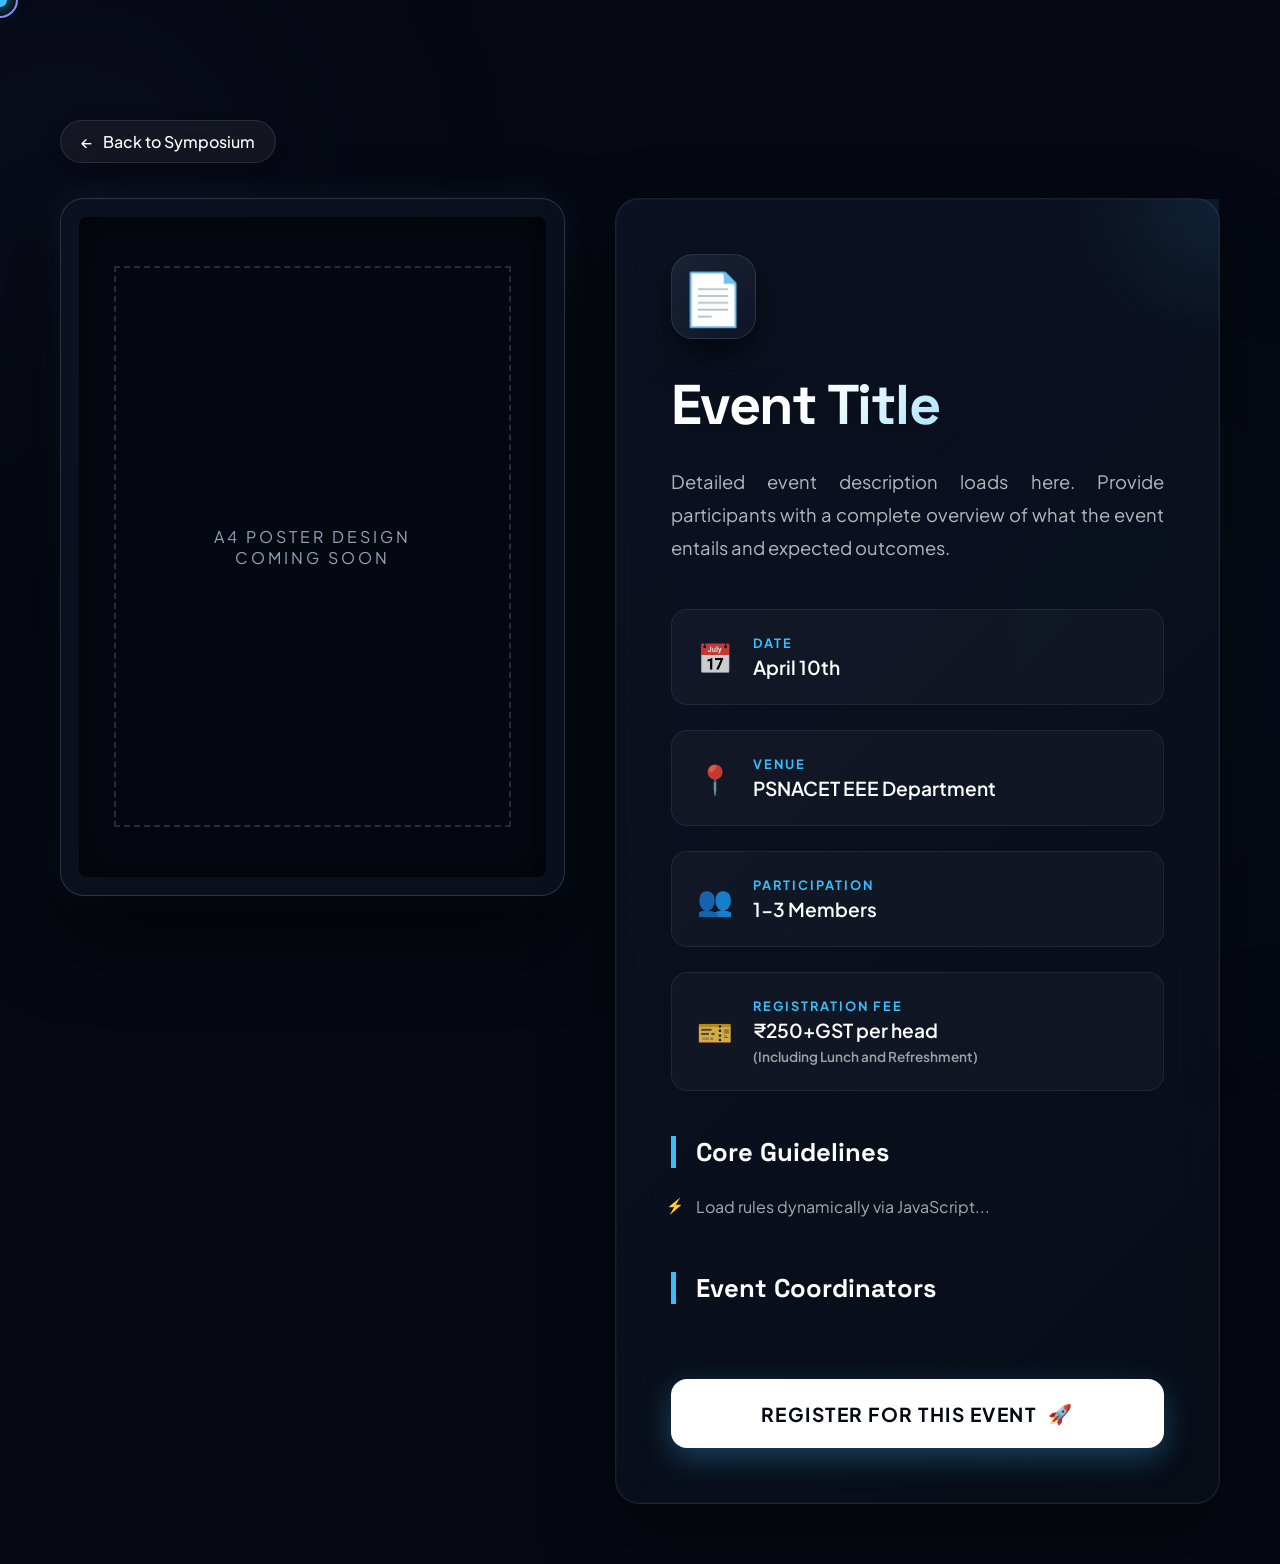
<file: event-details.html>
<!DOCTYPE html>
<html lang="en">

<head>
    <meta charset="UTF-8">
    <meta name="viewport" content="width=device-width, initial-scale=1.0">
    <title>Event Details - POWER GALE '26</title>
    <link rel="preconnect" href="https://fonts.googleapis.com">
    <link rel="preconnect" href="https://fonts.gstatic.com" crossorigin>
    <link
        href="https://fonts.googleapis.com/css2?family=Plus+Jakarta+Sans:wght@300;400;500;600;700&family=Space+Grotesk:wght@500;700&display=swap"
        rel="stylesheet">
    <link rel="stylesheet" href="style.css">
    <link rel="icon" type="image/png" href="image/psna_logo.png">
    <style>
        .detail-page {
            max-width: 1200px;
            margin: 0 auto;
            padding: 120px 20px 60px;
            position: relative;
        }

        .back-btn {
            display: inline-flex;
            align-items: center;
            gap: 10px;
            color: var(--text-pure);
            text-decoration: none;
            font-weight: 500;
            margin-bottom: 35px;
            transition: all 0.4s cubic-bezier(0.175, 0.885, 0.32, 1.275);
            padding: 10px 20px;
            background: rgba(255, 255, 255, 0.05);
            backdrop-filter: blur(10px);
            border: 1px solid rgba(255, 255, 255, 0.1);
            border-radius: 50px;
            box-shadow: 0 4px 15px rgba(0, 0, 0, 0.2);
        }

        .back-btn:hover {
            color: var(--primary);
            background: rgba(56, 189, 248, 0.1);
            border-color: rgba(56, 189, 248, 0.3);
            transform: translateX(-8px);
            box-shadow: 0 8px 25px rgba(56, 189, 248, 0.2);
        }

        .event-layout {
            display: grid;
            grid-template-columns: 1fr 1.2fr;
            gap: 50px;
            align-items: start;
        }

        .poster-section {
            position: sticky;
            top: 100px;
            perspective: 1000px;
        }

        .poster-container {
            background: rgba(15, 22, 41, 0.6);
            backdrop-filter: blur(15px);
            border: 1px solid rgba(255, 255, 255, 0.15);
            border-radius: var(--radius-lg);
            padding: 18px;
            box-shadow: 0 40px 80px rgba(0, 0, 0, 0.7), 0 0 30px rgba(56, 189, 248, 0.1);
            overflow: hidden;
            transition: all 0.5s cubic-bezier(0.175, 0.885, 0.32, 1.275);
            animation: posterFloat 6s ease-in-out infinite;
        }

        @keyframes posterFloat {

            0%,
            100% {
                transform: translateY(0) rotateX(0deg);
            }

            50% {
                transform: translateY(-15px) rotateX(2deg);
            }
        }

        .poster-container:hover {
            transform: translateY(-20px) scale(1.02);
            border-color: rgba(56, 189, 248, 0.4);
            box-shadow: 0 50px 100px rgba(0, 0, 0, 0.8), 0 0 50px rgba(56, 189, 248, 0.3);
            animation-play-state: paused;
        }

        .poster-img {
            width: 100%;
            aspect-ratio: 1 / 1.414;
            /* A4 Ratio */
            background: #050811;
            object-fit: cover;
            border-radius: var(--radius-sm);
            display: flex;
            align-items: center;
            justify-content: center;
            position: relative;
            box-shadow: inset 0 0 40px rgba(0, 0, 0, 0.5);
        }

        .poster-placeholder {
            color: var(--text-muted);
            font-size: 1rem;
            text-align: center;
            padding: 30px;
            border: 2px dashed rgba(255, 255, 255, 0.15);
            width: 85%;
            height: 85%;
            display: flex;
            align-items: center;
            justify-content: center;
            text-transform: uppercase;
            letter-spacing: 3px;
        }

        .event-box {
            background: linear-gradient(135deg, rgba(15, 22, 41, 0.7), rgba(8, 14, 25, 0.8));
            backdrop-filter: blur(25px);
            -webkit-backdrop-filter: blur(25px);
            border: 1px solid rgba(255, 255, 255, 0.08);
            border-radius: var(--radius-lg);
            padding: 55px;
            position: relative;
            z-index: 10;
            box-shadow: inset 0 0 0 1px rgba(255, 255, 255, 0.03), 0 30px 70px rgba(0, 0, 0, 0.5);
        }

        .event-box::after {
            content: '';
            position: absolute;
            top: 0;
            right: 0;
            width: 150px;
            height: 150px;
            background: radial-gradient(circle at top right, rgba(56, 189, 248, 0.1), transparent 70%);
            border-radius: 0 0 0 100%;
            pointer-events: none;
        }

        .icon-lg {
            font-size: 3.2rem;
            width: 85px;
            height: 85px;
            display: flex;
            align-items: center;
            justify-content: center;
            margin-bottom: 30px;
            background: linear-gradient(135deg, rgba(30, 41, 59, 0.8), rgba(15, 22, 41, 0.9));
            border-radius: 22px;
            border: 1px solid rgba(255, 255, 255, 0.1);
            box-shadow: 0 15px 35px rgba(0, 0, 0, 0.6);
            position: relative;
            animation: iconPulse 3s ease-in-out infinite;
        }

        @keyframes iconPulse {

            0%,
            100% {
                box-shadow: 0 15px 35px rgba(0, 0, 0, 0.6), 0 0 0 rgba(56, 189, 248, 0);
            }

            50% {
                box-shadow: 0 15px 35px rgba(0, 0, 0, 0.6), 0 0 25px rgba(56, 189, 248, 0.3);
            }
        }

        .title-lg {
            font-size: 3.5rem;
            color: var(--text-pure);
            margin-bottom: 25px;
            font-weight: 800;
            letter-spacing: -1.5px;
            background: linear-gradient(135deg, #ffffff 30%, var(--primary) 100%);
            -webkit-background-clip: text;
            background-clip: text;
            -webkit-text-fill-color: transparent;
            filter: drop-shadow(0 5px 15px rgba(0, 0, 0, 0.3));
        }

        .desc-text {
            color: rgba(255, 255, 255, 0.7);
            font-size: 1.15rem;
            line-height: 1.8;
            margin-bottom: 45px;
            font-weight: 400;
            text-align: justify;
        }

        .desc-text em,
        .desc-text i {
            color: var(--primary);
            font-style: normal;
            font-weight: 600;
        }

        .rules-ul li .sub-rule {
            display: block;
            font-size: 0.95rem;
            color: rgba(255, 255, 255, 0.5);
            margin-top: 5px;
            font-style: italic;
        }

        .info-grid {
            display: grid;
            grid-template-columns: 1fr;
            gap: 25px;
            margin-bottom: 45px;
        }

        .info-item {
            background: rgba(255, 255, 255, 0.03);
            padding: 25px;
            border-radius: var(--radius-md);
            border: 1px solid rgba(255, 255, 255, 0.07);
            display: flex;
            align-items: center;
            gap: 20px;
            transition: all 0.3s ease;
        }

        .info-item:hover {
            background: rgba(255, 255, 255, 0.05);
            border-color: rgba(56, 189, 248, 0.2);
            transform: translateX(5px);
        }

        .info-item-content {
            display: flex;
            flex-direction: column;
            gap: 4px;
        }

        .info-item h5 {
            color: var(--primary);
            font-size: 0.8rem;
            text-transform: uppercase;
            letter-spacing: 2px;
            font-weight: 700;
        }

        .info-item p {
            font-size: 1.2rem;
            color: var(--text-pure);
            font-weight: 600;
        }

        .info-icon {
            font-size: 1.8rem;
            opacity: 0.8;
        }

        .rules-title {
            font-size: 1.6rem;
            color: var(--text-pure);
            margin-bottom: 25px;
            border-left: 5px solid var(--primary);
            padding-left: 20px;
            font-weight: 700;
        }

        .rules-ul {
            color: rgba(255, 255, 255, 0.65);
            line-height: 1.8;
            margin-bottom: 50px;
            padding-left: 25px;
            list-style-type: none;
        }

        .rules-ul li {
            margin-bottom: 15px;
            position: relative;
        }

        .rules-ul li::before {
            content: '⚡';
            position: absolute;
            left: -30px;
            color: var(--primary);
            font-size: 0.9rem;
        }

        .btn-large {
            width: 100%;
            padding: 22px;
            font-size: 1.2rem;
            font-weight: 700;
            text-align: center;
            display: flex;
            align-items: center;
            justify-content: center;
            gap: 12px;
            text-transform: uppercase;
            letter-spacing: 1.5px;
            box-shadow: 0 10px 30px rgba(56, 189, 248, 0.3);
            border-radius: var(--radius-md);
            transition: all 0.4s ease;
        }

        .btn-large:hover {
            transform: translateY(-5px);
            box-shadow: 0 15px 40px rgba(56, 189, 248, 0.5);
        }

        @media screen and (max-width: 992px) {
            .event-layout {
                grid-template-columns: 1fr;
                gap: 30px;
            }

            .poster-section {
                position: relative;
                top: 0;
                max-width: 550px;
                margin: 0 auto;
            }
        }

        @media screen and (max-width: 768px) {
            .title-lg {
                font-size: 2.8rem;
            }

            .event-box {
                padding: 40px 30px;
            }

            .detail-page {
                padding: 100px 15px 40px;
            }
        }
    </style>
</head>

<body>
    <!-- Custom Cursor -->
    <div class="custom-cursor"></div>
    <div class="custom-cursor-follower"></div>

    <!-- Cinematic Video Background -->
    <div class="video-background">
        <div class="video-overlay"></div>
        <video autoplay loop muted playsinline id="bg-video">
            <source
                src="https://assets.mixkit.co/videos/preview/mixkit-abstract-technology-network-connection-background-20894-large.mp4"
                type="video/mp4">
        </video>
    </div>

    <div class="bg-glow bg-glow-left"></div>
    <div class="bg-glow bg-glow-right"></div>

    <div class="detail-page reveal">
        <a href="index.html" class="back-btn">
            <span>←</span> Back to Symposium
        </a>

        <div class="event-layout">
            <!-- Poster Section -->
            <div class="poster-section">
                <div class="poster-container">
                    <div class="poster-img" id="posterWrapper">
                        <!-- Poster will be loaded here -->
                        <div class="poster-placeholder" id="posterPlaceholder">
                            A4 Poster Design<br>Coming Soon
                        </div>
                    </div>
                </div>
            </div>

            <!-- Details Section -->
            <div class="details-section">
                <div class="event-box">
                    <div class="icon-lg" id="eventIcon">📄</div>
                    <h1 class="title-lg" id="eventTitle">Event Title</h1>

                    <p class="desc-text" id="eventDesc">
                        Detailed event description loads here. Provide participants with a complete overview of what the
                        event
                        entails and expected outcomes.
                    </p>

                    <div class="info-grid">
                        <div class="info-item">
                            <span class="info-icon">📅</span>
                            <div class="info-item-content">
                                <h5>Date</h5>
                                <p id="eventTime">April 10th</p>
                            </div>
                        </div>
                        <div class="info-item">
                            <span class="info-icon">📍</span>
                            <div class="info-item-content">
                                <h5>Venue</h5>
                                <p id="eventVenue">PSNACET EEE Department</p>
                            </div>
                        </div>
                        <div class="info-item">
                            <span class="info-icon">👥</span>
                            <div class="info-item-content">
                                <h5>Participation</h5>
                                <p id="eventTeam">1-3 Members</p>
                            </div>
                        </div>
                        <div class="info-item">
                            <span class="info-icon">🎫</span>
                            <div class="info-item-content">
                                <h5>Registration Fee</h5>
                                <p id="eventFee">₹250+GST per head</p>
                                <p style="font-size: 0.85rem; color: rgba(255,255,255,0.6); margin-top: 2px;">(Including
                                    Lunch and Refreshment)</p>
                            </div>
                        </div>
                    </div>

                    <h3 class="rules-title">Core Guidelines</h3>
                    <ul class="rules-ul" id="eventRules">
                        <li>Load rules dynamically via JavaScript...</li>
                    </ul>

                    <h3 class="rules-title" id="coordTitle" style="margin-top: 40px; border-left-color: #38bdf8;">Event
                        Coordinators</h3>
                    <div class="info-grid coordinator-list" id="eventCoordinators" style="margin-bottom: 50px;">
                        <!-- Coordinators load dynamically -->
                    </div>

                    <a href="https://docs.google.com/forms/d/1zFdjB9CGKin-gEDnjhkAXwW_4yagc1EGr1yDt80JGRA/viewform?edit_requested=true"
                        target="_blank" class="btn btn-primary btn-large">
                        Register for this Event <span>🚀</span>
                    </a>
                </div>
            </div>
        </div>
    </div>

    <script>
        const urlParams = new URLSearchParams(window.location.search);
        const eventId = urlParams.get('event');

        const eventsData = {
            'paper-x': { title: 'Paper X', icon: '📄', time: 'April 10th', team: '1-3 Members', desc: 'This competition requires teams of up to three participants. Teams must prepare a PowerPoint presentation, saved on a pendrive in both *.docx* and *.ppt* formats. The abstract and presentation must be emailed in advance. Each team has a strict time limit of *10 minutes* for their presentation.', rules: [`Topic : "Innovations in Engineering and Emerging Technologies"`,'Each team should consist of a maximum of three participants.', 'Kindly upload your PowerPoint presentation on drive(link will be circulated later), with soft copies in .docx and .ppt formats.', 'Each team has a maximum of 10 minutes for their presentation.'], poster: 'image/paperx.png', coordinators: [{ name: 'GIRIDHARAN B', phone: '+91 9342514563' }] },
            'mind-clash': { title: 'Mind Clash', icon: '🗣️', time: 'April 10th', team: 'Individual', desc: 'A Debate Challenge is a structured argument-based competition where participants discuss a topic from opposing viewpoints. The goal is to persuade judges or an audience through logic, evidence, and effective communication.', rules: ['Participants discuss a topic from their viewpoints.', 'Player discuss for (Affirmative/Pro) or Against (Negative/Con) a given topic.', 'Awards : Clarity of words, Structure, Presentation Style and logical thinking'], poster: 'image/mind clash.png', coordinators: [{ name: 'ARUN V G', phone: '+91 7871718973' }] },
            // 'graphi-xplosion': ...
            'bot-clash': { title: 'Bot Clash', icon: '🤖', time: 'April 10th', team: 'Max 3 Members', desc: `This competition requires participants to build custom cars (max 20x20 cm, 4 wheels) using microcontrollers like NodeMCU, ESP32, or Arduino. Cars must be battery-powered and controlled only via Bluetooth/WiFi mobile apps—no pre-built models, wired connections, or RF remotes allowed. The race is a single round on a track with obstacles, turns, and barriers. Going off-track, losing control for 30+ seconds, or using prohibited controls leads to penalties or disqualification. Judges' decisions are final.`, rules: [' Maximum 3 members per team', ' Eligibility : only custom-built cars using nodemcu, esp32, arduino, or similar. No pre-built models.', ' Size & power : max 20x20 cm, four wheels, battery-powered only.', ' Race format : single round; fastest time wins. Track has obstacles and turns.', ' Control : only bluetooth or wi-fi mobile app control allowed.', ' Track rules : going off-track or losing control for 30 seconds may lead to penalties or disqualification. Manual intervention leads to disqualification.', ' Judges decision is final.'], poster: 'image/bot clash.png', coordinators: [{ name: 'SHARAN M', phone: '+91 7598424088' }] },
            'byte-battle': { title: 'Byte Battle', icon: '🧑‍💻', time: 'April 10th', team: '1-2 Members', desc: 'Participants identify and resolve “bugs” (errors) in logical puzzles, riddles, or pseudocode. The focus is on problem-solving and logical thinking rather than technical coding.', rules: ['Each team/participant will be given a set of challenges with intentional “bugs.” Points will be awarded based on the number of correct solutions.', 'Basic logical puzzles with small bugs.', 'Example: “If a = 5 and B = 10, then A + B = 14. Identify the bug."', '“Identify errors in a pseudocode.”'], poster: 'image/byte battle.png', coordinators: [{ name: ' MANIMARAN G', phone: '+91 9790683861' }] },
            'dice-rise': { title: 'Dice & Rise', icon: '🎲', time: 'April 10th', team: '1-2 Members', desc: 'This is a team-based technical quiz competition where each team can have 1 or 2 participants. Teams advance on the game board by rolling a dice for each correct answer. Instead of traditional snake and ladder mechanics, mystery boxes add an element of surprise. The first three teams to reach the final position will be rewarded.', rules: ['A team-based technical quiz (1-2 participants per team).', 'Correct answers let teams roll a dice to advance.', 'Mystery boxes replace traditional snake & ladder mechanics.', 'Top 3 teams to finish win rewards.'], poster: 'image/dice and rise.png', coordinators: [{ name: 'LOGESH B', phone: '+91 9585488892' }] },
        };

        if (eventId && eventsData[eventId]) {
            const data = eventsData[eventId];
            document.getElementById('eventTitle').innerText = data.title;
            document.getElementById('eventIcon').innerText = data.icon;
            document.getElementById('eventDesc').innerText = data.desc;

            if (data.time) document.getElementById('eventTime').innerText = data.time;
            if (data.team) document.getElementById('eventTeam').innerText = data.team;

            const rulesEl = document.getElementById('eventRules');
            rulesEl.innerHTML = '';
            data.rules.forEach(r => {
                const li = document.createElement('li');
                // Replace *text* with <em>text</em> for better alignment/styling
                let formattedRule = r.replace(/\*(.*?)\*/g, '<em>$1</em>');

                // If the rule looks like an example or sub-info, style it differently
                if (r.startsWith('Example:') || r.startsWith('Awards :') || r.startsWith('Eligibility :')) {
                    li.innerHTML = `<span class="sub-rule">${formattedRule}</span>`;
                } else {
                    li.innerHTML = formattedRule;
                }
                rulesEl.appendChild(li);
            });

            // Update description with same formatting
            document.getElementById('eventDesc').innerHTML = data.desc.replace(/\*(.*?)\*/g, '<em>$1</em>');

            // Handle Poster if available
            if (data.poster) {
                const posterWrapper = document.getElementById('posterWrapper');
                posterWrapper.innerHTML = `<img src="${data.poster}" alt="${data.title} Poster" style="width:100%; height:100%; object-fit:cover;">`;
            }

            // Handle Coordinators
            const coordsEl = document.getElementById('eventCoordinators');
            const coordTitle = document.getElementById('coordTitle');
            if (data.coordinators && data.coordinators.length > 0) {
                coordsEl.innerHTML = '';
                data.coordinators.forEach(coord => {
                    coordsEl.innerHTML += `
                        <div class="info-item">
                            <span class="info-icon">📞</span>
                            <div class="info-item-content">
                                <h5>${coord.name}</h5>
                                <p style="font-size: 1rem;"><a href="tel:${coord.phone.replace(/\s+/g, '')}" style="color: inherit; text-decoration: none;">${coord.phone}</a></p>
                            </div>
                        </div>
                    `;
                });
            } else {
                coordsEl.style.display = 'none';
                coordTitle.style.display = 'none';
            }
        }
    </script>
    <script src="script.js"></script>
</body>

</html>
</file>
<file: style.css>
:root {
    --bg-base: #060913;
    --bg-surface: #0f1629;
    --bg-surface-hover: #162039;
    
    --primary: #38bdf8;
    --primary-glow: rgba(56, 189, 248, 0.4);
    --secondary: #818cf8;
    
    --text-pure: #ffffff;
    --text-main: #f1f5f9;
    --text-muted: #94a3b8;
    
    --border: rgba(255, 255, 255, 0.08);
    --border-glow: rgba(56, 189, 248, 0.2);
    
    --radius-sm: 8px;
    --radius-md: 16px;
    --radius-lg: 24px;
    --radius-full: 9999px;
    
    --transition-fast: 0.2s cubic-bezier(0.4, 0, 0.2, 1);
    --transition-smooth: 0.5s cubic-bezier(0.16, 1, 0.3, 1);
}

* {
    margin: 0;
    padding: 0;
    box-sizing: border-box;
}

html {
    scroll-behavior: smooth;
    font-family: 'Plus Jakarta Sans', sans-serif;
    background-color: var(--bg-base);
    color: var(--text-main);
    overflow-x: hidden;
}

body {
    -webkit-font-smoothing: antialiased;
    -moz-osx-font-smoothing: grayscale;
    min-height: 100vh;
    display: flex;
    flex-direction: column;
    cursor: none;
}

/* Custom Cursor Variables & Styles */
.custom-cursor {
    position: fixed;
    top: 0;
    left: 0;
    width: 14px;
    height: 14px;
    border-radius: 50%;
    background-color: var(--primary);
    box-shadow: 0 0 15px var(--primary);
    pointer-events: none;
    z-index: 10000;
    transform: translate(-50%, -50%);
    transition: width 0.2s, height 0.2s, background-color 0.2s;
    mix-blend-mode: screen;
}

.custom-cursor-follower {
    position: fixed;
    top: 0;
    left: 0;
    width: 36px;
    height: 36px;
    border-radius: 50%;
    border: 2px solid var(--secondary);
    pointer-events: none;
    z-index: 9999;
    transform: translate(-50%, -50%);
    transition: width 0.2s, height 0.2s, border-color 0.2s, background-color 0.2s;
}

.custom-cursor.hover {
    width: 24px;
    height: 24px;
    background-color: var(--secondary);
    box-shadow: 0 0 20px var(--secondary);
}

.custom-cursor-follower.hover {
    width: 50px;
    height: 50px;
    border-color: var(--primary);
    background-color: rgba(56, 189, 248, 0.05); /* Slight tint on hover */
}

/* Touch Device Support: hide custom cursor on Mobile */
@media (max-width: 768px) {
    .custom-cursor, .custom-cursor-follower {
        display: none !important;
    }
    body, a, button, input {
        cursor: auto !important;
    }
}

::selection {
    background: var(--primary-glow);
    color: var(--text-pure);
}

/* Cinematic Video Background */
.video-background {
    position: fixed;
    top: 0;
    left: 0;
    width: 100vw;
    height: 100vh;
    z-index: -10;
    overflow: hidden;
    background-color: var(--bg-base);
}

#bg-video {
    width: 100vw;
    height: 100vh;
    object-fit: cover;
    opacity: 0.5; /* Increased opacity to show the custom video clearly */
    display: block;
}

.video-overlay {
    position: absolute;
    top: 0;
    left: 0;
    width: 100%;
    height: 100%;
    /* Vignette dark edge overlay blending to transparent center */
    background: radial-gradient(circle at center, transparent 0%, var(--bg-base) 100%);
    z-index: 1;
}

/* Background Gradients */
.bg-glow {
    position: fixed;
    border-radius: 50%;
    filter: blur(140px);
    z-index: -1;
    pointer-events: none;
    opacity: 0.5;
}

.bg-glow-left {
    width: 50vw;
    height: 50vw;
    top: -10vw;
    left: -20vw;
    background: radial-gradient(circle, rgba(129, 140, 248, 0.15) 0%, transparent 70%);
}

.bg-glow-right {
    width: 60vw;
    height: 60vw;
    bottom: -10vw;
    right: -20vw;
    background: radial-gradient(circle, rgba(56, 189, 248, 0.1) 0%, transparent 70%);
}

/* Typography Headings */
h1, h2, h3, h4, .logo-text, .section-badge {
    font-family: 'Space Grotesk', sans-serif;
}

/* Navbar container */
.navbar {
    position: fixed;
    top: 0;
    left: 0;
    width: 100%;
    z-index: 100;
    padding: 20px 0;
    transition: all var(--transition-smooth);
    border-bottom: 1px solid transparent;
}

.navbar.scrolled {
    padding: 12px 0;
    background: rgba(6, 9, 19, 0.7);
    backdrop-filter: blur(16px);
    -webkit-backdrop-filter: blur(16px);
    border-bottom: 1px solid var(--border);
}

.nav-container {
    max-width: 1280px;
    margin: 0 auto;
    padding: 0 5%;
    display: flex;
    justify-content: space-between;
    align-items: center;
}

.logo {
    display: flex;
    align-items: center;
    gap: 12px;
    text-decoration: none;
    cursor: pointer;
}

.logo-img {
    height: 90px;
    width: auto;
    max-width: 300px;
    object-fit: contain;
    transition: transform var(--transition-fast);
}

@media screen and (max-width: 600px) {
    .logo-img {
        max-width: 250px;
        height: auto;
    }
}

.logo:hover .logo-img {
    transform: scale(1.05);
}

.footer-logo-img {
    height: 120px;
    margin-bottom: 12px;
}

.nav-links {
    display: flex;
    list-style: none;
    gap: 32px;
}

.nav-links a {
    color: var(--text-muted);
    text-decoration: none;
    font-size: 0.95rem;
    font-weight: 500;
    transition: color var(--transition-fast);
}

.nav-links a:hover {
    color: var(--text-pure);
}

/* Mobile Menu Toggle */
.menu-toggle {
    display: none;
    flex-direction: column;
    justify-content: space-between;
    width: 30px;
    height: 21px;
    cursor: pointer;
    z-index: 101;
}

.menu-toggle .bar {
    height: 3px;
    width: 100%;
    background-color: var(--text-pure);
    border-radius: 3px;
    transition: all var(--transition-fast);
}

/* Hamburger Animation */
.menu-toggle.is-active .bar:nth-child(2) {
    opacity: 0;
}
.menu-toggle.is-active .bar:nth-child(1) {
    transform: translateY(9px) rotate(45deg);
}
.menu-toggle.is-active .bar:nth-child(3) {
    transform: translateY(-9px) rotate(-45deg);
}

/* Layout Utilities */
.container {
    max-width: 1280px;
    margin: 0 auto;
    padding: 0 5%;
}

.section {
    padding: 120px 0;
    position: relative;
}

.bg-darker {
    background: rgba(0, 0, 0, 0.2);
    border-top: 1px solid var(--border);
    border-bottom: 1px solid var(--border);
}

.cols-2 {
    display: grid;
    grid-template-columns: 1fr 1fr;
    gap: 80px;
    align-items: center;
}

/* Common Section Headers */
.section-header {
    margin-bottom: 60px;
}

.text-center {
    text-align: center;
    display: flex;
    flex-direction: column;
    align-items: center;
}

.section-badge {
    display: inline-block;
    padding: 6px 16px;
    background: rgba(129, 140, 248, 0.1);
    color: var(--secondary);
    border-radius: var(--radius-full);
    font-size: 0.85rem;
    font-weight: 600;
    letter-spacing: 1px;
    text-transform: uppercase;
    margin-bottom: 16px;
    border: 1px solid rgba(129, 140, 248, 0.2);
}

.section-title {
    font-size: 3rem;
    font-weight: 700;
    color: var(--text-pure);
    margin-bottom: 24px;
    line-height: 1.2;
}

.section-subtitle {
    font-size: 1.1rem;
    color: var(--text-muted);
    max-width: 600px;
    line-height: 1.7;
}

.section-desc {
    font-size: 1.1rem;
    color: var(--text-muted);
    line-height: 1.8;
    margin-bottom: 24px;
}

/* Button Component */
.btn {
    display: inline-flex;
    align-items: center;
    justify-content: center;
    padding: 14px 28px;
    border-radius: var(--radius-full);
    font-size: 0.95rem;
    font-weight: 600;
    text-decoration: none;
    transition: all var(--transition-fast);
    cursor: pointer;
    font-family: inherit;
}

.btn-primary {
    background: var(--text-pure);
    color: var(--bg-base);
    box-shadow: 0 4px 15px rgba(255, 255, 255, 0.15);
}

.btn-primary:hover {
    transform: translateY(-2px);
    box-shadow: 0 8px 25px rgba(255, 255, 255, 0.25);
    background: var(--text-main);
}

.btn-outline {
    background: transparent;
    color: var(--text-pure);
    border: 1px solid var(--border);
}

.btn-outline:hover {
    background: var(--bg-surface);
    border-color: rgba(255,255,255,0.2);
}

/* Specific 3d Tilt global class */
.tilt-3d {
    transform-style: preserve-3d;
    transform: perspective(1000px);
    will-change: transform;
}

/* Hero Section */
.hero {
    min-height: 100vh;
    display: flex;
    align-items: center;
    padding-top: 180px; /* Offset for larger navbar logo */
    position: relative;
}

.hero-container {
    max-width: 1280px;
    margin: 0 auto;
    padding: 0 5%;
    display: grid;
    grid-template-columns: 1fr 1fr;
    gap: 60px;
    align-items: center;
}

.hero-content {
    max-width: 600px;
}

.tagline {
    font-size: 0.9rem;
    color: var(--text-muted);
    letter-spacing: 2px;
    text-transform: uppercase;
    margin-bottom: 12px;
    display: block;
}

.dept {
    font-size: 1.25rem;
    color: var(--secondary);
    margin-bottom: 24px;
    font-weight: 500;
}

.title {
    font-size: 4.5rem;
    font-weight: 700;
    line-height: 1.1;
    color: var(--text-pure);
    margin-bottom: 24px;
    letter-spacing: -1px;
}

.title .highlight {
    background: linear-gradient(135deg, var(--primary), var(--secondary));
    -webkit-background-clip: text;
    background-clip: text;
    -webkit-text-fill-color: transparent;
    display: inline-block;
}

.hero-title-img {
    width: 100%;
    max-width: 500px; /* Adjust based on image aspect ratio and preference */
    height: auto;
    object-fit: contain;
    margin-bottom: 24px;
    display: block;
    margin-left: 0;
    filter: drop-shadow(0px 10px 20px rgba(0, 0, 0, 0.5));
    transition: transform var(--transition-smooth);
}

.hero-title-img:hover {
    transform: translateY(-5px) scale(1.02);
    animation: lightningGlow 1.5s infinite;
}

@keyframes lightningGlow {
    0%, 100% { filter: drop-shadow(0px 10px 20px rgba(0, 0, 0, 0.5)) drop-shadow(0 0 10px rgba(56, 189, 248, 0.2)); }
    15%      { filter: drop-shadow(0px 10px 20px rgba(0, 0, 0, 0.5)) drop-shadow(0 0 25px rgba(56, 189, 248, 0.8)) drop-shadow(0 0 45px rgba(56, 189, 248, 0.9)); }
    20%      { filter: drop-shadow(0px 10px 20px rgba(0, 0, 0, 0.5)) drop-shadow(0 0 10px rgba(56, 189, 248, 0.4)); }
    25%      { filter: drop-shadow(0px 10px 20px rgba(0, 0, 0, 0.5)) drop-shadow(0 0 30px rgba(56, 189, 248, 0.9)) drop-shadow(0 0 60px rgba(56, 189, 248, 1)) drop-shadow(0 0 80px rgba(129, 140, 248, 0.7)); }
    35%      { filter: drop-shadow(0px 10px 20px rgba(0, 0, 0, 0.5)) drop-shadow(0 0 15px rgba(56, 189, 248, 0.3)); }
    70%      { filter: drop-shadow(0px 10px 20px rgba(0, 0, 0, 0.5)) drop-shadow(0 0 10px rgba(56, 189, 248, 0.2)); }
    75%      { filter: drop-shadow(0px 10px 20px rgba(0, 0, 0, 0.5)) drop-shadow(0 0 20px rgba(56, 189, 248, 0.7)) drop-shadow(0 0 40px rgba(56, 189, 248, 0.8)); }
    80%      { filter: drop-shadow(0px 10px 20px rgba(0, 0, 0, 0.5)) drop-shadow(0 0 10px rgba(56, 189, 248, 0.2)); }
}

/* Main Poster Styles */
.poster-container-main {
    width: 100%;
    max-width: 450px;
    background: rgba(15, 22, 41, 0.6);
    backdrop-filter: blur(20px);
    border: 1px solid rgba(255, 255, 255, 0.1);
    padding: 12px;
    border-radius: var(--radius-lg);
    box-shadow: 0 40px 80px rgba(0, 0, 0, 0.6), 0 0 40px rgba(56, 189, 248, 0.1);
    overflow: hidden;
}

.main-poster-img {
    width: 100%;
    height: auto;
    border-radius: var(--radius-md);
    display: block;
    object-fit: contain;
    transition: transform var(--transition-smooth);
}

.poster-container-main:hover .main-poster-img {
    transform: scale(1.02);
}

@media screen and (max-width: 768px) {
    .hero-title-img {
        max-width: 320px; /* appropriately scales on mobile */
        margin-left: auto;
        margin-right: auto;
        margin-bottom: 16px;
    }
    
    .hero-content {
        text-align: center;
    }
    
    .dept, .subtitle {
        text-align: center;
    }
}

.subtitle {
    font-size: 1.1rem;
    color: var(--text-muted);
    line-height: 1.7;
    margin-bottom: 40px;
    max-width: 500px;
}

.hero-actions {
    display: flex;
    gap: 16px;
}

.hero-visual {
    position: relative;
    display: flex;
    justify-content: center;
}

.glass-card {
    background: rgba(15, 22, 41, 0.6);
    border: 1px solid var(--border);
    backdrop-filter: blur(20px);
    -webkit-backdrop-filter: blur(20px);
    padding: 40px;
    border-radius: var(--radius-lg);
    box-shadow: 0 20px 50px rgba(0, 0, 0, 0.5), inset 0 0 0 1px rgba(255,255,255,0.05);
    width: 100%;
    max-width: 400px;
    position: relative;
    overflow: hidden;
}

.card-glow {
    position: absolute;
    width: 150px;
    height: 150px;
    background: var(--primary-glow);
    filter: blur(60px);
    top: -50px;
    right: -50px;
    border-radius: 50%;
    pointer-events: none;
}

.card-content {
    position: relative; /* stay above glow */
    z-index: 1;
    transform: translateZ(30px); /* Makes content pop out in 3D */
}

.card-content h3 {
    font-size: 1.8rem;
    color: var(--text-pure);
    margin-bottom: 8px;
}

.card-content p {
    color: var(--text-muted);
    margin-bottom: 32px;
}

.event-stats {
    display: flex;
    gap: 32px;
    border-top: 1px solid var(--border);
    padding-top: 24px;
}

.stat-item {
    display: flex;
    flex-direction: column;
}

.stat-num {
    font-size: 2rem;
    font-weight: 700;
    color: var(--text-pure);
    font-family: 'Space Grotesk', sans-serif;
    line-height: 1;
    margin-bottom: 4px;
}

.stat-label {
    font-size: 0.85rem;
    color: var(--text-muted);
    text-transform: uppercase;
    letter-spacing: 1px;
}


/* Main Poster Styles */
.poster-container-main {
    width: 100%;
    max-width: 450px;
    background: rgba(15, 22, 41, 0.6);
    backdrop-filter: blur(20px);
    border: 1px solid rgba(255, 255, 255, 0.1);
    padding: 12px;
    border-radius: var(--radius-lg);
    box-shadow: 0 40px 80px rgba(0, 0, 0, 0.6), 0 0 40px rgba(56, 189, 248, 0.1);
    overflow: hidden;
}

.main-poster-img {
    width: 100%;
    height: auto;
    border-radius: var(--radius-md);
    display: block;
    object-fit: contain;
    transition: transform var(--transition-smooth);
}

.poster-container-main:hover .main-poster-img {
    transform: scale(1.02);
}

/* About Section */
.about-image {
    width: 100%;
    max-height: 600px;
    object-fit: contain;
    border-radius: var(--radius-lg);
    box-shadow: 0 20px 40px rgba(0, 0, 0, 0.4), inset 0 0 0 1px rgba(255, 255, 255, 0.1);
    border: 1px solid var(--border);
    transform: translateZ(20px);
    background: rgba(0, 0, 0, 0.2);
}

.features-list {
    display: flex;
    flex-direction: column;
    gap: 16px;
    margin-top: 32px;
}

.feature-item {
    display: flex;
    align-items: center;
    gap: 16px;
    background: var(--bg-surface);
    padding: 16px 24px;
    border-radius: var(--radius-md);
    border: 1px solid var(--border);
    transition: transform var(--transition-fast), border-color var(--transition-fast);
}

.feature-item:hover {
    transform: translateX(10px);
    border-color: var(--border-glow);
}

.feature-icon {
    font-size: 1.5rem;
}

/* Countdown Timer */
.countdown-container {
    margin-top: 40px;
    display: flex;
    flex-direction: column;
    align-items: center;
}

.countdown-label {
    font-size: 1.1rem;
    color: var(--secondary);
    margin-bottom: 24px;
    text-transform: uppercase;
    letter-spacing: 2px;
    font-weight: 600;
}

.countdown-timer {
    display: flex;
    align-items: center;
    justify-content: center;
    gap: 16px;
    background: rgba(15, 22, 41, 0.4);
    backdrop-filter: blur(12px);
    -webkit-backdrop-filter: blur(12px);
    border: 1px solid rgba(255, 255, 255, 0.08);
    padding: 24px 48px;
    border-radius: var(--radius-lg);
    box-shadow: inset 0 0 0 1px rgba(255, 255, 255, 0.02), 0 10px 30px rgba(0, 0, 0, 0.3), 0 0 40px rgba(56, 189, 248, 0.1);
    position: relative;
    overflow: hidden;
}

.countdown-timer::before {
    content: '';
    position: absolute;
    top: 50%;
    left: 50%;
    transform: translate(-50%, -50%);
    width: 150%;
    height: 150%;
    background: radial-gradient(circle, rgba(56, 189, 248, 0.1) 0%, transparent 60%);
    z-index: -1;
    pointer-events: none;
}

.time-box {
    display: flex;
    flex-direction: column;
    align-items: center;
    min-width: 80px;
}

.time-value {
    font-size: 3.8rem;
    font-weight: 700;
    font-family: 'Space Grotesk', sans-serif;
    color: var(--text-pure);
    text-shadow: 0 0 20px rgba(56, 189, 248, 0.4);
    background: linear-gradient(135deg, #fff, var(--primary));
    -webkit-background-clip: text;
    background-clip: text;
    -webkit-text-fill-color: transparent;
    line-height: 1;
    margin-bottom: 8px;
}

.time-text {
    font-size: 0.85rem;
    color: var(--text-muted);
    text-transform: uppercase;
    letter-spacing: 2px;
}

.time-colon {
    font-size: 3rem;
    font-weight: 700;
    color: var(--primary);
    margin: 0 10px;
    padding-bottom: 25px;
    opacity: 0.8;
    animation: blink 2s infinite;
    text-shadow: 0 0 15px rgba(56, 189, 248, 0.5);
}

@keyframes blink {
    0%, 100% { opacity: 0.8; text-shadow: 0 0 15px rgba(56, 189, 248, 0.5); }
    50% { opacity: 0.2; text-shadow: 0 0 0px transparent; }
}

@media screen and (max-width: 768px) {
    .countdown-timer {
        padding: 16px 20px;
        gap: 8px;
        flex-wrap: wrap;
    }
    .time-value { font-size: 2.5rem; }
    .time-box { min-width: 60px; }
    .time-colon { font-size: 2rem; padding-bottom: 15px; }
}

/* Events Grid */
.events-grid {
    /* 3 columns on large, 2 on medium, 1 on small */
    display: grid;
    grid-template-columns: repeat(auto-fit, minmax(320px, 1fr));
    gap: 24px;
    margin-top: 48px;
}

.events-grid > a {
    text-decoration: none;
    display: block;
}

.event-card {
    background: rgba(15, 22, 41, 0.4);
    backdrop-filter: blur(16px);
    -webkit-backdrop-filter: blur(16px);
    border: 1px solid rgba(255, 255, 255, 0.04);
    border-radius: var(--radius-lg);
    padding: 36px 32px;
    height: 100%;
    display: flex;
    flex-direction: column;
    transition: all 0.4s cubic-bezier(0.175, 0.885, 0.32, 1.275);
    position: relative;
    overflow: hidden;
    z-index: 1;
    box-shadow: inset 0 0 0 1px rgba(255, 255, 255, 0.02), 0 8px 30px rgba(0, 0, 0, 0.2);
}

.event-card::before {
    content: '';
    position: absolute;
    top: -50%;
    left: -50%;
    width: 200%;
    height: 200%;
    background: radial-gradient(circle at center, rgba(56, 189, 248, 0.12) 0%, transparent 40%);
    opacity: 0;
    transition: opacity 0.5s ease, transform 0.8s ease;
    pointer-events: none;
    transform: scale(0.6) translateZ(0);
    z-index: -1;
}

.event-card::after {
    content: '';
    position: absolute;
    top: 0; left: 0; right: 0; bottom: 0;
    border-radius: inherit;
    box-shadow: inset 0 0 20px rgba(56, 189, 248, 0.0);
    transition: box-shadow 0.4s ease;
    pointer-events: none;
    z-index: 2;
}

.event-card:hover {
    background: rgba(20, 30, 56, 0.6);
    border-color: rgba(56, 189, 248, 0.3);
    box-shadow: 0 20px 40px rgba(0,0,0,0.6), 0 0 40px rgba(56, 189, 248, 0.15);
}

.event-card:hover::before {
    opacity: 1;
    transform: scale(1) translateZ(0);
}

.event-card:hover::after {
    box-shadow: inset 0 0 20px rgba(56, 189, 248, 0.1);
}

.event-header {
    display: flex;
    justify-content: space-between;
    align-items: flex-start;
    margin-bottom: 28px;
    transform: translateZ(30px);
}

.event-image {
    margin: -36px -32px 24px -32px; /* Pull it to the edges of the parent padding */
    height: 180px; 
    background: rgba(8, 14, 25, 0.4);
    position: relative;
    border-bottom: 1px solid rgba(255, 255, 255, 0.05);
    overflow: hidden;
    transform: translateZ(10px); /* Keep slight 3D pop */
}

.event-image img {
    width: 100%;
    height: 100%;
    object-fit: cover;
    display: block;
    transition: transform 0.6s cubic-bezier(0.175, 0.885, 0.32, 1.275);
}

.event-image-placeholder {
    display: flex;
    flex-direction: column;
    align-items: center;
    justify-content: center;
    width: 100%;
    height: 100%;
    color: var(--text-muted);
    font-size: 0.9rem;
    font-weight: 500;
    text-transform: uppercase;
    letter-spacing: 2px;
    border: 1px dashed rgba(255, 255, 255, 0.1);
    background: repeating-linear-gradient(
        45deg,
        rgba(255, 255, 255, 0.01),
        rgba(255, 255, 255, 0.01) 10px,
        transparent 10px,
        transparent 20px
    );
}

.event-card:hover .event-image img {
    transform: scale(1.08);
}

.event-icon {
    font-size: 2.2rem;
    width: 68px;
    height: 68px;
    display: flex;
    align-items: center;
    justify-content: center;
    background: linear-gradient(135deg, rgba(8, 14, 25, 0.8), rgba(15, 22, 41, 0.9));
    border-radius: 20px;
    border: 1px solid rgba(255, 255, 255, 0.08);
    box-shadow: 0 8px 24px rgba(0, 0, 0, 0.4), inset 0 1px 1px rgba(255, 255, 255, 0.1);
    transition: all 0.4s ease;
    position: relative;
    overflow: hidden;
    z-index: 5;
}

.event-icon::before {
    content: '';
    position: absolute;
    top: 0; left: -100%;
    width: 50%; height: 100%;
    background: linear-gradient(90deg, transparent, rgba(255,255,255,0.1), transparent);
    transform: skewX(-20deg);
    transition: 0.5s ease;
}

.event-card:hover .event-icon {
    background: linear-gradient(135deg, rgba(56, 189, 248, 0.15), rgba(129, 140, 248, 0.15));
    border-color: rgba(56, 189, 248, 0.4);
    box-shadow: 0 12px 30px rgba(56, 189, 248, 0.25), inset 0 0 0 1px rgba(255, 255, 255, 0.05);
    transform: scale(1.05);
}

.event-card:hover .event-icon::before {
    left: 200%;
}

.event-arrow {
    width: 38px;
    height: 38px;
    display: flex;
    align-items: center;
    justify-content: center;
    border-radius: 50%;
    background: rgba(255, 255, 255, 0.04);
    font-size: 1.1rem;
    color: var(--text-muted);
    transition: all 0.4s cubic-bezier(0.175, 0.885, 0.32, 1.275);
    border: 1px solid rgba(255,255,255,0.02);
}

.event-card:hover .event-arrow {
    background: var(--primary);
    color: var(--bg-surface);
    transform: translateX(4px) translateY(-4px) rotate(45deg);
    box-shadow: 0 4px 15px rgba(56, 189, 248, 0.4);
    border-color: transparent;
}

.event-card h3 {
    font-size: 1.5rem;
    color: var(--text-pure);
    margin-bottom: 12px;
    transform: translateZ(25px);
    transition: color 0.3s ease;
    font-weight: 700;
}

.event-card:hover h3 {
    background: linear-gradient(135deg, #fff, var(--primary));
    -webkit-background-clip: text;
    background-clip: text;
    -webkit-text-fill-color: transparent;
}

.event-card p {
    color: var(--text-muted);
    line-height: 1.6;
    font-size: 0.95rem;
    transform: translateZ(15px);
    transition: color 0.3s ease;
}

.event-card:hover p {
    color: var(--text-main);
}

/* Rules Section */
.rules-grid {
    display: grid;
    grid-template-columns: repeat(auto-fit, minmax(300px, 1fr));
    gap: 24px;
}

.rule-card {
    display: flex;
    align-items: flex-start;
    gap: 20px;
    padding: 24px;
    background: transparent;
    border-left: 2px solid var(--border);
    transition: border-color var(--transition-fast), background var(--transition-fast);
}

.rule-card:hover {
    border-color: var(--primary);
    background: linear-gradient(90deg, rgba(56, 189, 248, 0.05) 0%, transparent 100%);
}

.rule-icon {
    font-size: 1.8rem;
    margin-top: -4px;
}

.rule-text h4 {
    color: var(--text-pure);
    font-size: 1.1rem;
    margin-bottom: 8px;
}

.rule-text p {
    color: var(--text-muted);
    font-size: 0.95rem;
    line-height: 1.6;
}

/* Footer Section */
.footer {
    border-top: 1px solid var(--border);
    padding-top: 80px;
    background: #04060d;
}

.footer-grid-new {
    display: flex;
    flex-wrap: wrap;
    justify-content: space-between;
    gap: 40px;
    align-items: flex-start;
    margin-bottom: 60px;
}

.footer-brand-new {
    flex: 1;
    min-width: 250px;
    max-width: 300px;
}

.footer-contact-new {
    flex: 1;
    min-width: 250px;
}

.footer-coordinators-group {
    display: flex;
    flex-wrap: nowrap;
    gap: 40px;
    flex: 2;
    min-width: 400px;
    justify-content: flex-end;
}

.footer-staff-new {
    flex: 1;
    min-width: 180px;
}

.footer-events-new {
    flex: 1;
    min-width: 180px;
}

@media screen and (max-width: 900px) {
    .footer-coordinators-group {
        justify-content: flex-start;
        min-width: 100%;
        margin-top: 10px;
    }
}

@media screen and (max-width: 600px) {
    .footer-grid-new {
        flex-direction: column;
        gap: 30px;
    }
    
    .footer-brand-new, 
    .footer-contact-new {
        max-width: 100%;
        min-width: 100%;
    }
    
    .footer-coordinators-group {
        flex-direction: column;
        gap: 20px;
        min-width: 100%;
    }
}

.footer-brand p {
    color: var(--text-muted);
    line-height: 1.7;
    font-size: 0.95rem;
    max-width: 400px;
}

.footer-links h4, .footer-contact h4 {
    color: var(--text-pure);
    font-size: 1.1rem;
    margin-bottom: 24px;
}

.footer-links ul {
    list-style: none;
}

.footer-links li {
    margin-bottom: 12px;
}

.footer-links a {
    color: var(--text-muted);
    text-decoration: none;
    font-size: 0.95rem;
    transition: color var(--transition-fast);
}

.footer-links a:hover {
    color: var(--primary);
}

.footer-contact p {
    color: var(--text-muted);
    font-size: 0.95rem;
    margin-bottom: 12px;
    display: flex;
    align-items: center;
    gap: 10px;
}

.footer-contact a {
    color: var(--text-muted);
    text-decoration: none;
    transition: color var(--transition-fast);
}

.footer-contact a:hover {
    color: var(--primary);
}

.social-links {
    display: flex;
    gap: 16px;
    margin-top: 24px;
}

.social-links a {
    display: flex;
    align-items: center;
    justify-content: center;
    width: 40px;
    height: 40px;
    background: var(--bg-surface);
    border: 1px solid var(--border);
    border-radius: 50%;
    color: var(--text-pure);
    text-decoration: none;
    transition: all var(--transition-fast);
}

.social-links a:hover {
    background: rgba(56, 189, 248, 0.1);
    border-color: var(--primary);
    transform: translateY(-4px);
}

.footer-bottom {
    background: rgba(0,0,0,0.3);
    padding: 24px 0;
    text-align: center;
    border-top: 1px solid var(--border);
}

.footer-bottom p {
    color: var(--text-muted);
    font-size: 0.85rem;
}

/* Animations */
.reveal {
    opacity: 0;
    transform: translateY(30px);
    transition: all 0.8s cubic-bezier(0.16, 1, 0.3, 1);
}

.reveal.active {
    opacity: 1;
    transform: translateY(0);
}

.delay-1 { transition-delay: 0.1s; }
.delay-2 { transition-delay: 0.2s; }

.fade-in {
    opacity: 0;
    animation: fadeIn 1s ease forwards;
}

@keyframes fadeIn {
    to { opacity: 1; }
}

@keyframes fadeInUp {
    from {
        opacity: 0;
        transform: translateY(20px);
    }
    to {
        opacity: 1;
        transform: translateY(0);
    }
}

/* Scrollbar Setup */
::-webkit-scrollbar {
    width: 8px;
}
::-webkit-scrollbar-track {
    background: var(--bg-base); 
}
::-webkit-scrollbar-thumb {
    background: #334155; 
    border-radius: var(--radius-full);
}
::-webkit-scrollbar-thumb:hover {
    background: #475569; 
}

/* Responsive */
@media screen and (max-width: 992px) {
    .cols-2 { grid-template-columns: 1fr; gap: 48px; }
    .hero-container { grid-template-columns: 1fr; text-align: center; }
    .hero-content { max-width: 100%; margin: 0 auto; display: flex; flex-direction: column; align-items: center; }
    .footer-grid { grid-template-columns: 1fr 1fr; }
    .title { font-size: 3.5rem; }
}

@media screen and (max-width: 768px) {
    .footer-grid { grid-template-columns: 1fr; gap: 40px; }
    .title { font-size: 2.8rem; }
    .event-stats { justify-content: center; }

}

/* --- Gallery Styles --- */
#gallery {
    min-height: 800px;
    z-index: 1;
    overflow: hidden;
    position: relative;
}

#gallery-particles {
    position: absolute;
    top: 0;
    left: 0;
    width: 100%;
    height: 100%;
    z-index: -1;
    pointer-events: none;
    opacity: 0.6;
}

.gallery-controls {
    margin-bottom: 50px;
    display: flex;
    justify-content: center;
}

.button-box {
    display: flex;
    gap: 20px;
    padding: 10px;
    background: rgba(15, 22, 41, 0.4);
    border-radius: var(--radius-lg);
    border: 1px solid var(--border);
    backdrop-filter: blur(20px);
}

.gallery-btn {
    background: transparent;
    border: 1px solid transparent;
    padding: 20px 40px;
    border-radius: var(--radius-md);
    cursor: pointer;
    position: relative;
    overflow: hidden;
    transition: all var(--transition-smooth);
    min-width: 200px;
    outline: none;
}

.gallery-btn .btn-content {
    position: relative;
    z-index: 2;
}

.gallery-btn .btn-year {
    display: block;
    font-size: 1.5rem;
    font-weight: 700;
    color: var(--text-pure);
    font-family: 'Space Grotesk', sans-serif;
    margin-bottom: 4px;
}

.gallery-btn .btn-label {
    display: block;
    font-size: 0.8rem;
    color: var(--text-muted);
    text-transform: uppercase;
    letter-spacing: 2px;
}

.btn-glow {
    position: absolute;
    top: 50%;
    left: 50%;
    transform: translate(-50%, -50%);
    width: 150px;
    height: 150px;
    background: radial-gradient(circle, var(--primary-glow) 0%, transparent 70%);
    opacity: 0;
    transition: opacity var(--transition-smooth);
    pointer-events: none;
    z-index: 1;
}

.gallery-btn:hover {
    transform: translateY(-5px);
    background: rgba(255, 255, 255, 0.05);
    border-color: var(--border);
    box-shadow: 0 10px 30px rgba(0, 0, 0, 0.3);
}

.gallery-btn.active {
    background: rgba(56, 189, 248, 0.1);
    border-color: var(--primary);
    box-shadow: 0 0 20px rgba(56, 189, 248, 0.2), inset 0 0 15px rgba(56, 189, 248, 0.1);
}

.gallery-btn.active .btn-glow {
    opacity: 1;
}

.gallery-btn.active .btn-year {
    color: var(--primary);
}

/* Gallery Track */
.gallery-container {
    padding: 20px 0;
    position: relative;
    max-width: 100vw;
    overflow: hidden;
}

.gallery-wrapper {
    position: relative;
    width: 100%;
}

.gallery-track {
    display: flex;
    gap: 24px;
    overflow-x: auto;
    scroll-behavior: smooth;
    padding: 20px 10px;
    opacity: 0;
    transform: translateY(20px);
    display: none; /* Hidden by default */
    -ms-overflow-style: none;  /* IE and Edge */
    scrollbar-width: none;  /* Firefox */
}

.gallery-track::-webkit-scrollbar {
    display: none; /* Chrome, Safari and Opera */
}

.gallery-track.active {
    display: flex;
    animation: fadeInUp 0.8s forwards ease-out;
}

.gallery-item {
    flex: 0 0 320px; /* Fixed width for side-by-side */
    position: relative;
    border-radius: var(--radius-md);
    overflow: hidden;
    aspect-ratio: 4/3;
    cursor: pointer;
    border: 1px solid var(--border);
    background: var(--bg-surface);
    transition: transform 0.4s ease;
}

/* Gallery Navigation Buttons */
.gallery-nav {
    display: flex;
    align-items: center;
    justify-content: center;
    gap: 30px;
    margin-top: 40px;
}

.slider-btn {
    width: 60px;
    height: 60px;
    border-radius: 50%;
    background: rgba(15, 22, 41, 0.6);
    border: 1px solid var(--border);
    color: var(--text-pure);
    font-size: 1.5rem;
    cursor: pointer;
    display: flex;
    align-items: center;
    justify-content: center;
    transition: all 0.3s ease;
    backdrop-filter: blur(10px);
}

.slider-btn:hover {
    background: var(--primary);
    color: var(--bg-base);
    border-color: transparent;
    transform: scale(1.1);
    box-shadow: 0 0 20px var(--primary-glow);
}

.scroll-progress {
    width: 200px;
    height: 4px;
    background: rgba(255, 255, 255, 0.1);
    border-radius: 2px;
    overflow: hidden;
    position: relative;
}

.scroll-bar {
    position: absolute;
    top: 0;
    left: 0;
    height: 100%;
    width: 0%;
    background: var(--primary);
    box-shadow: 0 0 10px var(--primary);
    transition: width 0.3s ease;
}

.gallery-img {
    width: 100%;
    height: 100%;
    object-fit: cover;
    transition: transform 0.6s cubic-bezier(0.165, 0.84, 0.44, 1);
}

.img-overlay {
    position: absolute;
    top: 0;
    left: 0;
    width: 100%;
    height: 100%;
    background: linear-gradient(to top, rgba(6, 9, 19, 0.8), transparent);
    display: flex;
    align-items: center;
    justify-content: center;
    opacity: 0;
    transition: opacity 0.3s ease;
}

.img-overlay span {
    color: white;
    font-size: 0.9rem;
    font-weight: 600;
    text-transform: uppercase;
    letter-spacing: 2px;
    padding: 10px 20px;
    border: 1px solid rgba(255, 255, 255, 0.4);
    border-radius: var(--radius-full);
    backdrop-filter: blur(5px);
    transform: translateY(10px);
    transition: transform 0.3s ease;
}

.gallery-item:hover .gallery-img {
    transform: scale(1.1);
}

.gallery-item:hover .img-overlay {
    opacity: 1;
}

.gallery-item:hover .img-overlay span {
    transform: translateY(0);
}

/* Lightbox */
.lightbox {
    display: none;
    position: fixed;
    z-index: 10000;
    left: 0;
    top: 0;
    width: 100%;
    height: 100%;
    background-color: rgba(6, 9, 19, 0.95);
    backdrop-filter: blur(10px);
    transition: opacity 0.3s ease;
    align-items: center;
    justify-content: center;
    flex-direction: column;
}

.lightbox-content {
    display: block;
    max-width: 90%;
    max-height: 80vh;
    border-radius: var(--radius-md);
    border: 1px solid var(--border);
    animation: zoom 0.6s;
    object-fit: contain;
}

@keyframes zoom {
    from {transform: scale(0.7); opacity: 0;}
    to {transform: scale(1); opacity: 1;}
}

.lightbox-close {
    position: absolute;
    top: 25px;
    right: 35px;
    color: #f1f1f1;
    font-size: 40px;
    font-weight: bold;
    transition: 0.3s;
    cursor: auto !important;
}

.lightbox-close:hover {
    color: var(--primary);
}

#lightbox-caption {
    margin-top: 15px;
    display: block;
    width: 80%;
    max-width: 700px;
    text-align: center;
    color: var(--text-main);
    padding: 15px 0;
    height: 60px;
    font-family: 'Space Grotesk', sans-serif;
    font-size: 1.2rem;
}

@media screen and (max-width: 768px) {
    .gallery-controls .button-box {
        flex-direction: column;
        width: 100%;
    }
    .gallery-btn {
        width: 100%;
    }
}

/* Comprehensive Mobile Responsiveness */
@media screen and (max-width: 992px) {
    .hero-container {
        grid-template-columns: 1fr;
        text-align: center;
        gap: 40px;
    }
    .hero-content {
        margin: 0 auto;
    }
    .hero-actions {
        justify-content: center;
    }
}

@media screen and (max-width: 850px) {
    .menu-toggle {
        display: flex;
    }
    .nav-container {
        flex-direction: row;
        justify-content: space-between;
        align-items: center;
    }
    .nav-links {
        display: flex;
        flex-direction: column;
        position: absolute;
        top: 100%;
        left: 0;
        width: 100%;
        background: rgba(6, 9, 19, 0.95);
        backdrop-filter: blur(16px);
        -webkit-backdrop-filter: blur(16px);
        border-bottom: 1px solid var(--border);
        padding: 20px 0;
        gap: 20px;
        align-items: center;
        opacity: 0;
        visibility: hidden;
        transform: translateY(-20px);
        transition: all 0.3s ease;
        z-index: 99;
    }
    .nav-links.active {
        opacity: 1;
        visibility: visible;
        transform: translateY(0);
    }
    .nav-links a {
        font-size: 1.1rem;
        padding: 10px 20px;
        display: block;
        width: 100%;
        text-align: center;
    }
}

@media screen and (max-width: 768px) {
    .title {
        font-size: 3rem;
    }
    .dept {
        font-size: 1rem;
    }
    .subtitle {
        font-size: 0.95rem;
    }
    .hero {
        padding-top: 130px; /* Reduced offset for mobile */
    }
    .hero-actions {
        flex-direction: column;
        gap: 15px;
    }
    .btn {
        width: 100%;
    }
    .countdown-timer {
        padding: 20px 24px;
        flex-wrap: wrap;
    }
    .time-box .num {
        font-size: 2rem;
    }
    .section {
        padding: 80px 0;
    }
    .section-title {
        font-size: 2.5rem;
    }
    .rules-grid {
        grid-template-columns: 1fr;
    }
    .nav-container {
        justify-content: center;
    }
}

@media screen and (max-width: 480px) {
    .title {
        font-size: 2.2rem;
    }
    .countdown-timer {
        gap: 12px;
        padding: 15px;
    }
    .time-box .num {
        font-size: 1.5rem;
    }
    .time-box .label {
        font-size: 0.70rem;
    }
    .lightbox-content {
        max-width: 100%;
        max-height: 70vh;
    }
}
</file>
